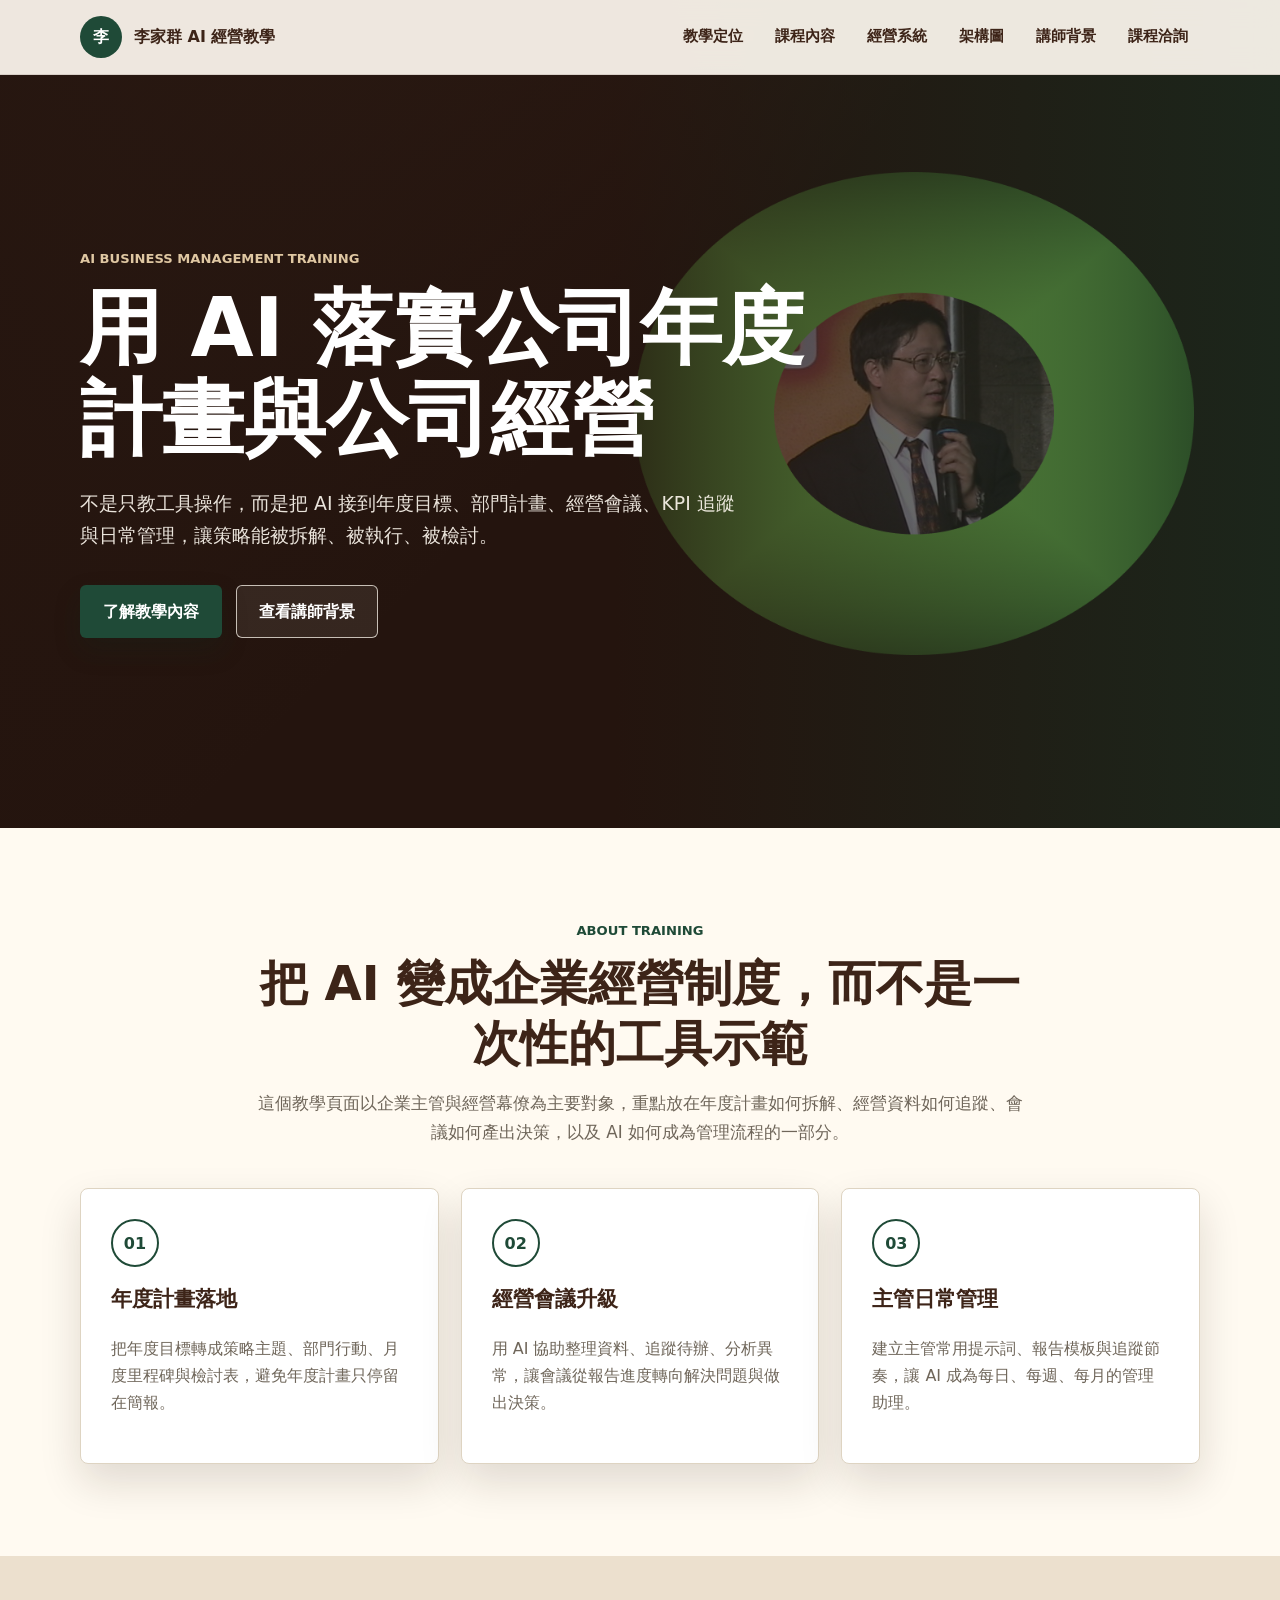
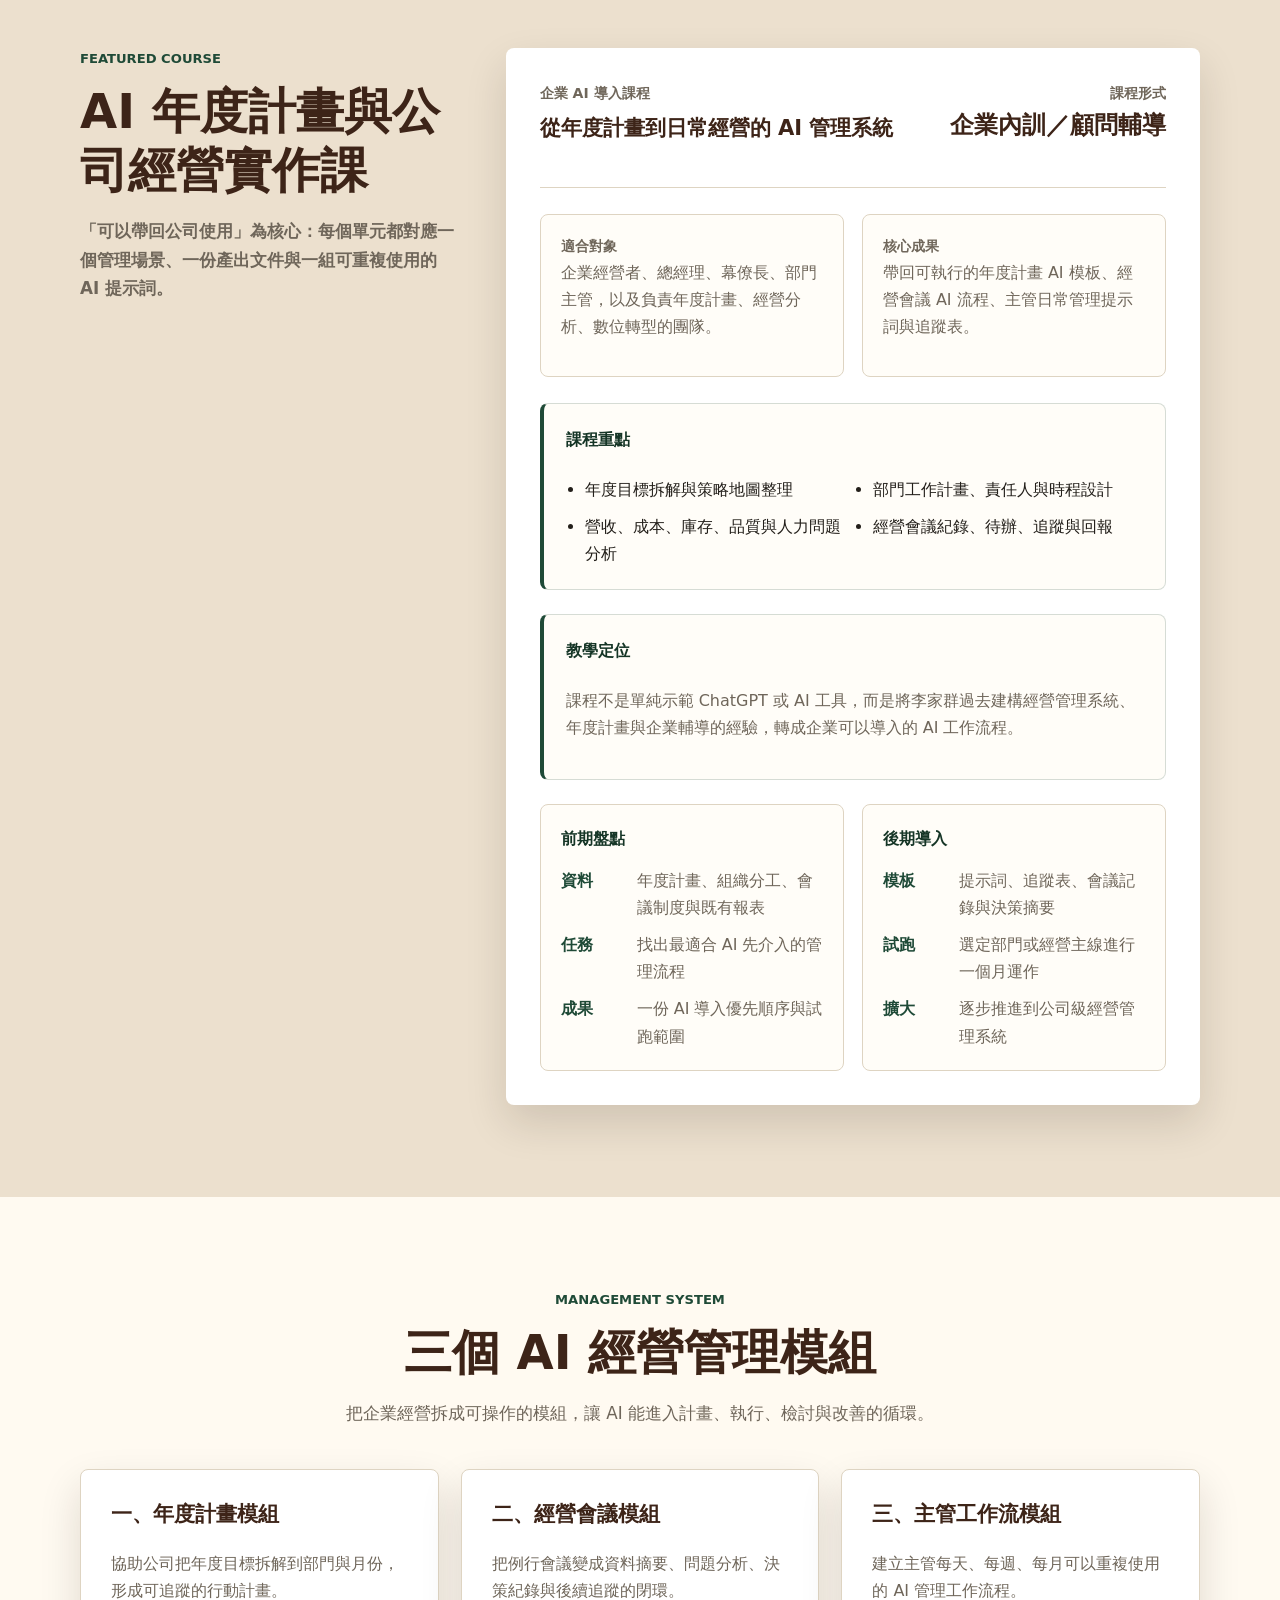
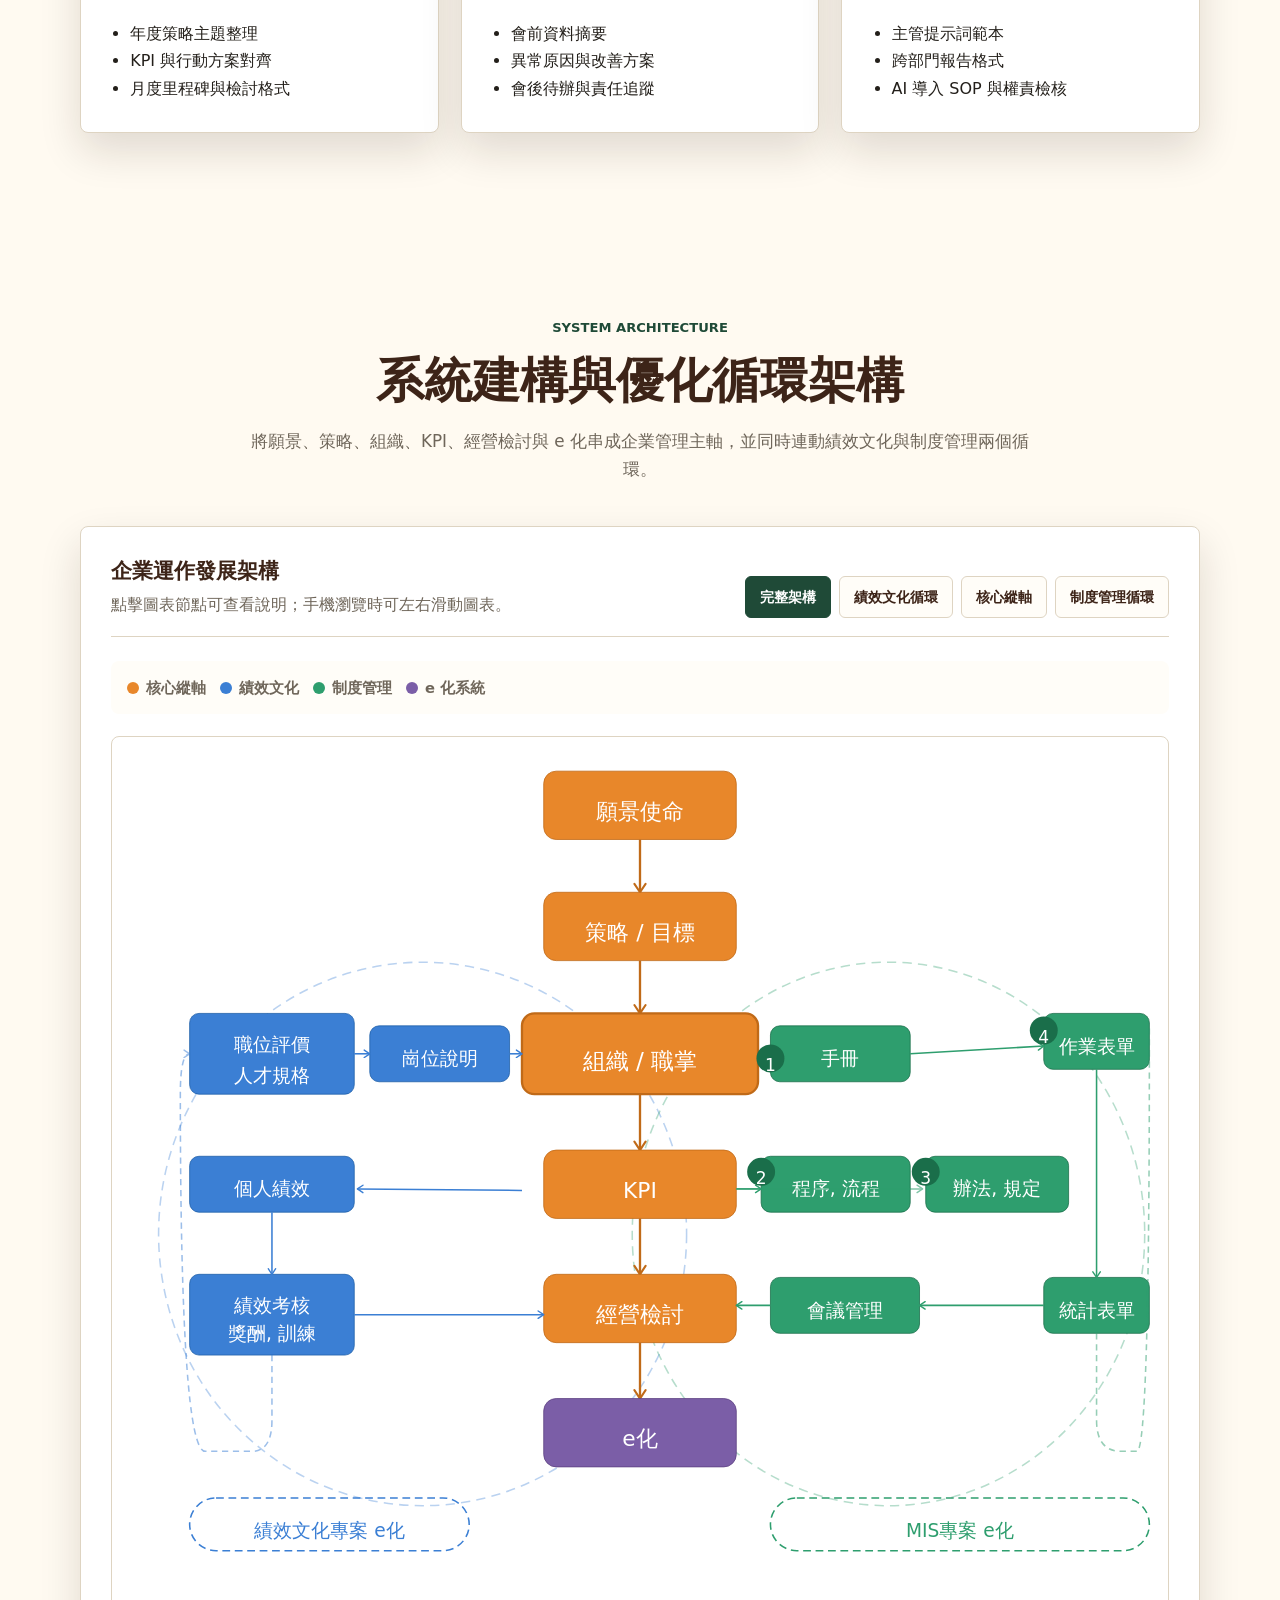
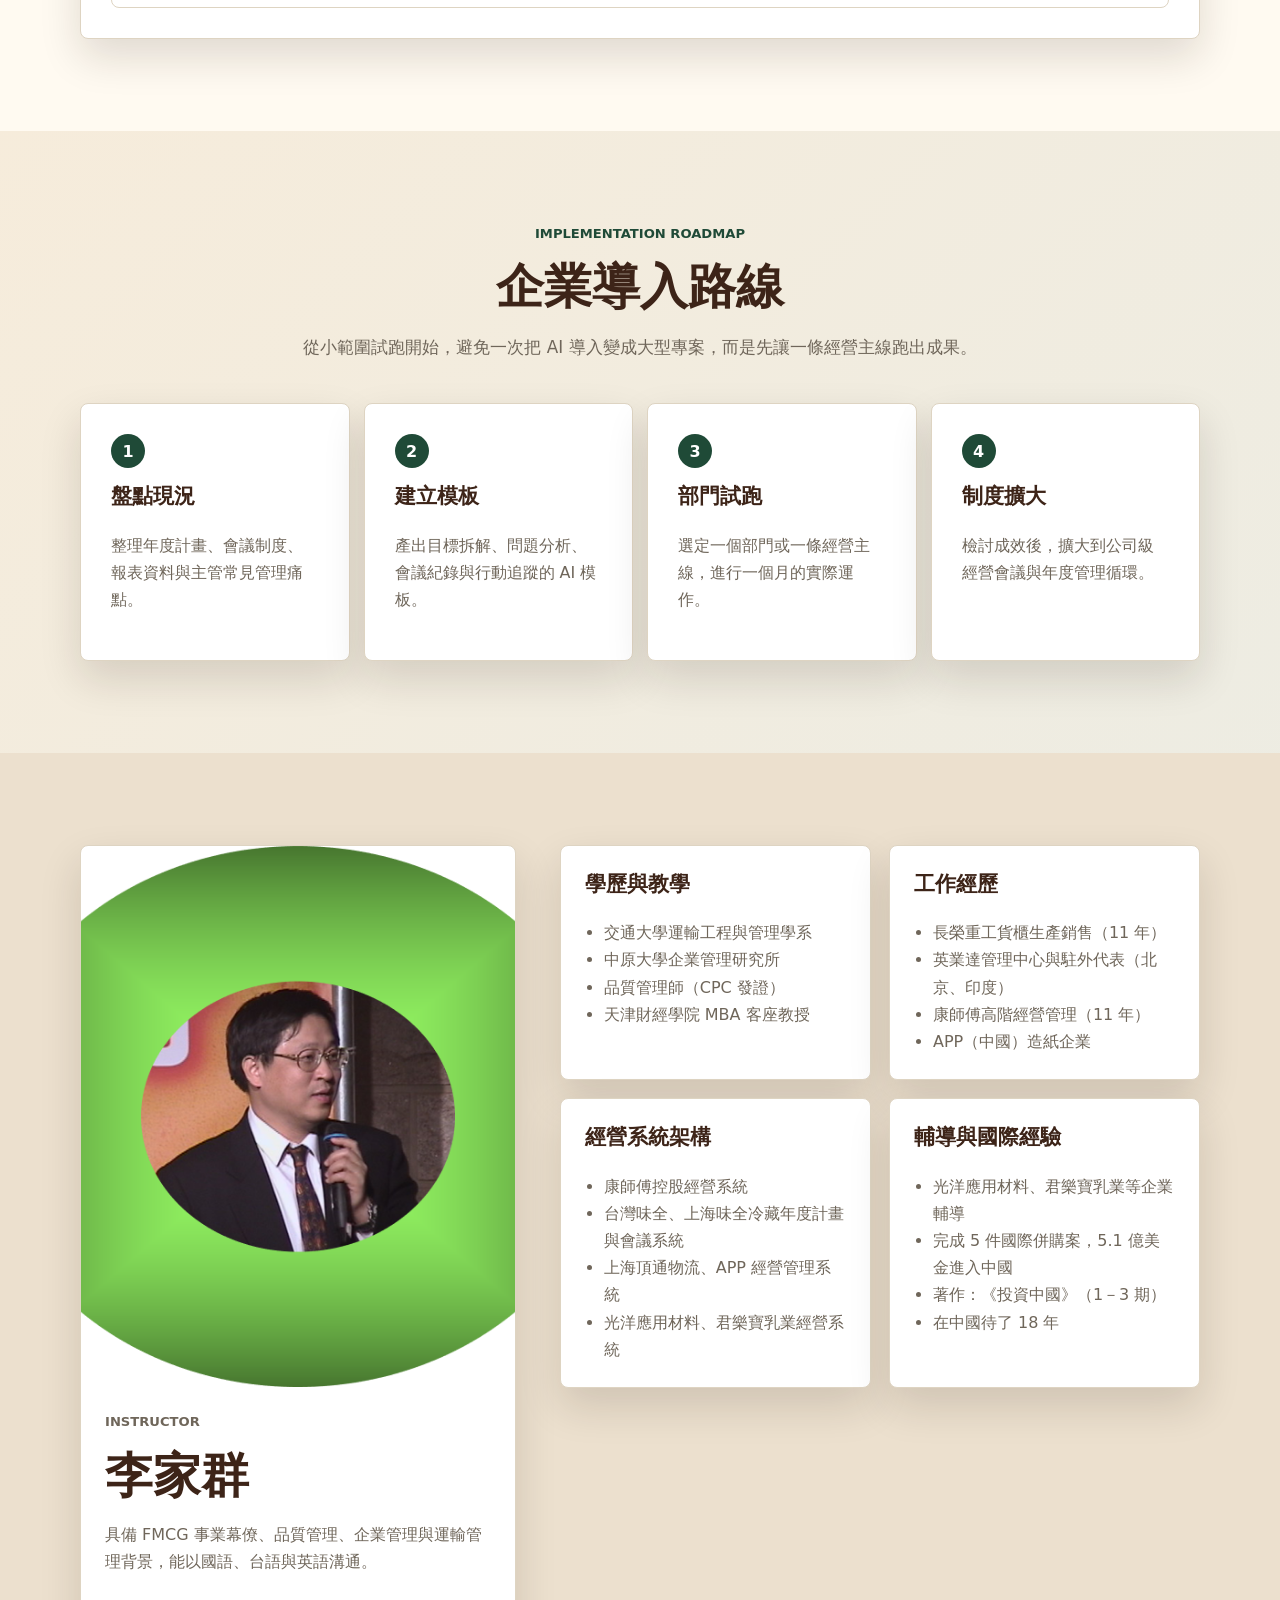
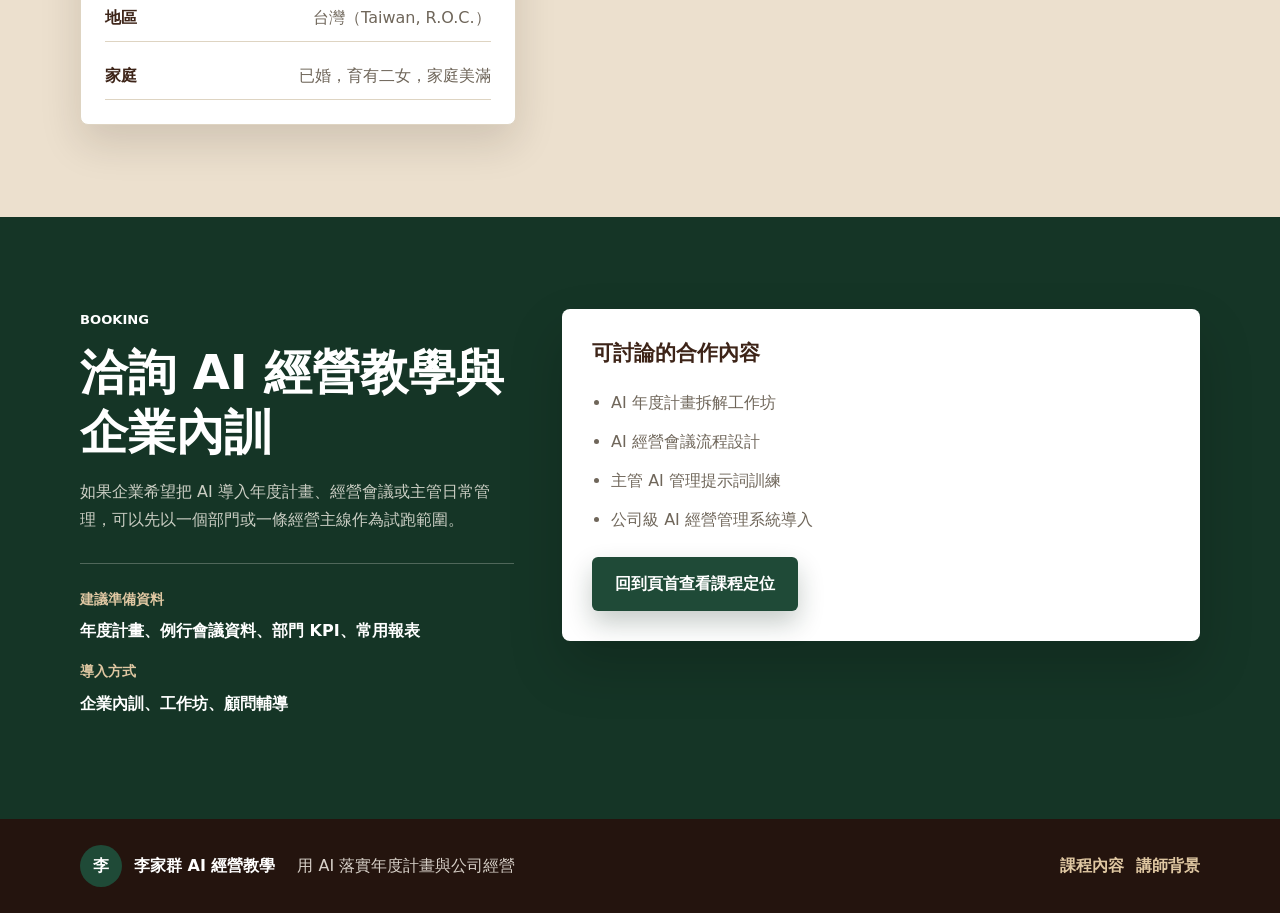
<file: index.html>
<!doctype html>
<html lang="zh-Hant">
<head>
  <meta charset="utf-8">
  <meta name="viewport" content="width=device-width, initial-scale=1">
  <title>李家群｜AI 年度計畫與公司經營教學</title>
  <meta name="description" content="李家群 AI 經營教學網頁，協助企業用 AI 落實年度計畫、經營會議、KPI 追蹤與管理制度。">
  <style>
    :root {
      --walnut: #3d2418;
      --walnut-deep: #24140e;
      --oak: #f2eadb;
      --oak-strong: #dfc7a2;
      --forest: #1f4a37;
      --forest-dark: #153526;
      --ink: #231f1a;
      --muted: #6f665a;
      --line: #ded4c2;
      --white: #fffaf1;
      --plain-white: #ffffff;
      --shadow: 0 18px 42px rgba(36, 20, 14, 0.14);
    }

    * {
      box-sizing: border-box;
    }

    html {
      scroll-behavior: smooth;
      scroll-padding-top: 88px;
    }

    body {
      margin: 0;
      color: var(--ink);
      background: var(--white);
      font-family: "Microsoft JhengHei", "PingFang TC", "Noto Sans TC", system-ui, sans-serif;
      line-height: 1.7;
    }

    img {
      display: block;
      max-width: 100%;
    }

    a {
      color: inherit;
      text-decoration: none;
    }

    .site-header {
      position: fixed;
      inset: 0 0 auto;
      z-index: 20;
      background: rgba(255, 250, 241, 0.92);
      border-bottom: 1px solid rgba(61, 36, 24, 0.12);
      backdrop-filter: blur(14px);
    }

    .nav-wrap {
      display: flex;
      align-items: center;
      justify-content: space-between;
      width: min(1120px, calc(100% - 40px));
      min-height: 74px;
      margin: 0 auto;
      gap: 24px;
    }

    .brand {
      display: inline-flex;
      align-items: center;
      gap: 12px;
      color: var(--walnut);
      font-size: 1rem;
      font-weight: 800;
      white-space: nowrap;
    }

    .brand-mark {
      display: grid;
      place-items: center;
      width: 42px;
      height: 42px;
      border-radius: 50%;
      color: var(--plain-white);
      background: var(--forest);
      font-weight: 900;
    }

    .nav-links {
      display: flex;
      align-items: center;
      gap: 8px;
      color: var(--walnut);
      font-size: 0.95rem;
      font-weight: 800;
    }

    .nav-links a {
      padding: 10px 12px;
      border-radius: 6px;
    }

    .nav-links a:hover,
    .nav-links a:focus-visible {
      background: rgba(31, 74, 55, 0.1);
      outline: none;
    }

    .hero {
      position: relative;
      min-height: 92vh;
      display: grid;
      align-items: center;
      padding: 136px 24px 78px;
      color: var(--plain-white);
      background: url("assets/li-jiaqun-home.png") right 12% center / min(48vw, 560px) auto no-repeat, var(--walnut-deep);
      overflow: hidden;
    }

    .hero::before {
      content: "";
      position: absolute;
      inset: 0;
      background:
        linear-gradient(90deg, rgba(36, 20, 14, 0.92), rgba(36, 20, 14, 0.74) 48%, rgba(21, 53, 38, 0.54)),
        linear-gradient(135deg, rgba(223, 199, 162, 0.18), transparent 48%);
    }

    .hero-content {
      position: relative;
      z-index: 1;
      width: min(1120px, 100%);
      margin: 0 auto;
    }

    .eyebrow {
      margin: 0 0 12px;
      color: var(--forest);
      font-size: 0.82rem;
      font-weight: 900;
      letter-spacing: 0;
      text-transform: uppercase;
    }

    .hero .eyebrow {
      color: var(--oak-strong);
    }

    h1,
    h2,
    h3,
    h4,
    p {
      margin-top: 0;
    }

    h1 {
      max-width: 780px;
      margin-bottom: 22px;
      font-size: clamp(2.55rem, 7vw, 5.1rem);
      line-height: 1.12;
      letter-spacing: 0;
    }

    h2 {
      margin-bottom: 16px;
      color: var(--walnut);
      font-size: clamp(2rem, 4vw, 3rem);
      line-height: 1.24;
      letter-spacing: 0;
    }

    h3 {
      color: var(--walnut);
      font-size: 1.32rem;
      line-height: 1.35;
    }

    h4 {
      color: var(--forest-dark);
      font-size: 1.02rem;
    }

    .hero-copy {
      max-width: 660px;
      margin-bottom: 34px;
      color: rgba(255, 250, 241, 0.9);
      font-size: 1.18rem;
    }

    .hero-actions {
      display: flex;
      flex-wrap: wrap;
      gap: 14px;
    }

    .btn {
      display: inline-flex;
      align-items: center;
      justify-content: center;
      min-height: 48px;
      padding: 12px 22px;
      border: 1px solid transparent;
      border-radius: 6px;
      font: inherit;
      font-weight: 900;
      cursor: pointer;
      transition: transform 0.2s ease, box-shadow 0.2s ease, background 0.2s ease;
    }

    .btn:hover,
    .btn:focus-visible {
      transform: translateY(-1px);
      outline: none;
    }

    .btn.primary {
      color: var(--plain-white);
      background: var(--forest);
      box-shadow: 0 12px 26px rgba(15, 40, 28, 0.24);
    }

    .btn.primary:hover,
    .btn.primary:focus-visible {
      background: var(--forest-dark);
    }

    .btn.secondary {
      color: var(--plain-white);
      border-color: rgba(255, 250, 241, 0.72);
      background: rgba(255, 250, 241, 0.08);
    }

    .section {
      padding: 92px 24px;
    }

    .section-heading {
      width: min(780px, 100%);
      margin: 0 auto 42px;
      text-align: center;
    }

    .section-heading p:not(.eyebrow) {
      color: var(--muted);
      font-size: 1.05rem;
    }

    .align-left {
      margin: 0;
      text-align: left;
    }

    .feature-grid,
    .course-layout,
    .roadmap-grid,
    .profile-layout,
    .system-grid {
      width: min(1120px, 100%);
      margin: 0 auto;
    }

    .feature-grid,
    .system-grid {
      display: grid;
      grid-template-columns: repeat(3, minmax(0, 1fr));
      gap: 22px;
    }

    .feature-card,
    .system-card,
    .profile-card,
    .experience-card,
    .roadmap-card {
      border: 1px solid var(--line);
      border-radius: 8px;
      background: var(--plain-white);
      box-shadow: var(--shadow);
    }

    .feature-card,
    .system-card,
    .roadmap-card {
      padding: 30px;
    }

    .line-icon {
      display: grid;
      place-items: center;
      width: 48px;
      height: 48px;
      margin-bottom: 18px;
      border: 2px solid var(--forest);
      border-radius: 50%;
      color: var(--forest);
      font-weight: 900;
    }

    .feature-card p,
    .system-card p,
    .course-card p,
    .profile-card p,
    .experience-card li,
    .roadmap-card p,
    .roadmap-card li {
      color: var(--muted);
    }

    .course-section {
      background: #ece0ce;
    }

    .course-layout {
      display: grid;
      grid-template-columns: minmax(260px, 0.82fr) minmax(0, 1.5fr);
      align-items: start;
      gap: 46px;
    }

    .course-card {
      padding: 34px;
      border-radius: 8px;
      background: var(--plain-white);
      box-shadow: var(--shadow);
    }

    .course-top {
      display: flex;
      justify-content: space-between;
      gap: 24px;
      padding-bottom: 24px;
      border-bottom: 1px solid var(--line);
    }

    .course-label {
      margin-bottom: 8px;
      color: var(--forest);
      font-size: 0.88rem;
      font-weight: 900;
    }

    .price {
      min-width: 160px;
      text-align: right;
    }

    .price span,
    .course-info span,
    .contact-note span {
      display: block;
      color: var(--muted);
      font-size: 0.86rem;
      font-weight: 800;
    }

    .price strong {
      color: var(--walnut);
      font-size: 1.5rem;
    }

    .course-info {
      display: grid;
      grid-template-columns: repeat(2, minmax(0, 1fr));
      gap: 18px;
      margin: 26px 0;
    }

    .course-info div,
    .schedule-card,
    .teaching-points,
    .design-note {
      border-radius: 8px;
      background: #fffdf8;
    }

    .course-info div,
    .schedule-card {
      padding: 20px;
      border: 1px solid var(--line);
    }

    .teaching-points,
    .design-note {
      margin: 0 0 24px;
      padding: 22px;
      border: 1px solid rgba(31, 74, 55, 0.18);
      border-left: 4px solid var(--forest);
    }

    .teaching-points ul,
    .design-note ul,
    .system-card ul,
    .experience-card ul,
    .roadmap-card ul {
      margin: 0;
      padding-left: 1.2rem;
    }

    .teaching-points ul {
      display: grid;
      grid-template-columns: repeat(2, minmax(0, 1fr));
      gap: 10px 18px;
      color: var(--ink);
    }

    .schedule-wrap {
      display: grid;
      grid-template-columns: repeat(2, minmax(0, 1fr));
      gap: 18px;
    }

    .schedule-card h4 {
      margin-bottom: 14px;
    }

    .schedule-card dl {
      display: grid;
      gap: 10px;
      margin: 0;
    }

    .schedule-card div {
      display: grid;
      grid-template-columns: 64px 1fr;
      gap: 12px;
    }

    .schedule-card dt {
      color: var(--forest);
      font-weight: 900;
    }

    .schedule-card dd {
      margin: 0;
      color: var(--muted);
    }

    .system-section {
      background: var(--white);
    }

    .architecture-section {
      background: #fffaf1;
    }

    .architecture-panel {
      width: min(1120px, 100%);
      margin: 0 auto;
      padding: 30px;
      border: 1px solid var(--line);
      border-radius: 8px;
      background: var(--plain-white);
      box-shadow: var(--shadow);
    }

    .arch-top {
      display: grid;
      grid-template-columns: minmax(0, 1fr) auto;
      gap: 24px;
      align-items: end;
      margin-bottom: 24px;
      padding-bottom: 18px;
      border-bottom: 1px solid var(--line);
    }

    .arch-top h3 {
      margin-bottom: 6px;
    }

    .arch-top p {
      margin: 0;
      color: var(--muted);
    }

    .arch-tabs {
      display: flex;
      flex-wrap: wrap;
      gap: 8px;
      justify-content: flex-end;
    }

    .arch-tab {
      min-height: 38px;
      padding: 8px 14px;
      border: 1px solid var(--line);
      border-radius: 6px;
      background: #fffdf8;
      color: var(--walnut);
      font: inherit;
      font-size: 0.9rem;
      font-weight: 900;
      cursor: pointer;
    }

    .arch-tab:hover,
    .arch-tab:focus-visible {
      border-color: var(--forest);
      outline: none;
    }

    .arch-tab.active {
      color: var(--plain-white);
      border-color: var(--forest);
      background: var(--forest);
    }

    .arch-legend {
      display: flex;
      flex-wrap: wrap;
      gap: 14px;
      margin-bottom: 22px;
      padding: 14px 16px;
      border-radius: 8px;
      background: #fffdf8;
      color: var(--muted);
      font-size: 0.92rem;
      font-weight: 800;
    }

    .arch-legend span {
      display: inline-flex;
      align-items: center;
      gap: 7px;
    }

    .arch-legend i {
      width: 12px;
      height: 12px;
      border-radius: 50%;
    }

    .arch-canvas {
      width: 100%;
      overflow-x: auto;
      border: 1px solid var(--line);
      border-radius: 8px;
      background: #ffffff;
    }

    .arch-canvas svg {
      display: block;
      width: 100%;
      min-width: 680px;
      height: auto;
    }

    .arch-node {
      cursor: pointer;
    }

    .arch-node rect,
    .arch-node path {
      transition: opacity 0.2s ease, filter 0.2s ease;
    }

    .arch-node:hover rect,
    .arch-node:focus rect {
      filter: drop-shadow(0 3px 6px rgba(36, 20, 14, 0.18));
      opacity: 0.92;
    }

    .arch-detail {
      display: none;
      margin-top: 22px;
      padding: 22px;
      border: 1px solid rgba(31, 74, 55, 0.18);
      border-left: 4px solid var(--forest);
      border-radius: 8px;
      background: #fffdf8;
    }

    .arch-detail.visible {
      display: block;
    }

    .arch-detail-head {
      display: flex;
      justify-content: space-between;
      gap: 18px;
      align-items: start;
      margin-bottom: 10px;
    }

    .arch-detail h3 {
      margin-bottom: 0;
    }

    .arch-detail p {
      color: var(--muted);
    }

    .arch-close {
      padding: 6px 10px;
      border: 1px solid var(--line);
      border-radius: 6px;
      background: var(--plain-white);
      color: var(--muted);
      font: inherit;
      font-size: 0.85rem;
      font-weight: 800;
      cursor: pointer;
    }

    .arch-tags {
      display: flex;
      flex-wrap: wrap;
      gap: 8px;
      margin-top: 14px;
    }

    .arch-tags span {
      padding: 6px 10px;
      border: 1px solid var(--line);
      border-radius: 999px;
      background: var(--plain-white);
      color: var(--forest-dark);
      font-size: 0.85rem;
      font-weight: 800;
    }

    .roadmap-section {
      background: linear-gradient(135deg, rgba(223, 199, 162, 0.28), rgba(31, 74, 55, 0.08));
    }

    .roadmap-grid {
      display: grid;
      grid-template-columns: repeat(4, minmax(0, 1fr));
      gap: 14px;
    }

    .roadmap-card span {
      display: inline-flex;
      align-items: center;
      justify-content: center;
      width: 34px;
      height: 34px;
      margin-bottom: 14px;
      border-radius: 50%;
      color: var(--plain-white);
      background: var(--forest);
      font-weight: 900;
    }

    .profile-section {
      background: #ece0ce;
    }

    .profile-layout {
      display: grid;
      grid-template-columns: minmax(280px, 0.85fr) minmax(0, 1.25fr);
      gap: 44px;
      align-items: start;
    }

    .profile-card {
      overflow: hidden;
    }

    .profile-card img {
      width: 100%;
      aspect-ratio: 4 / 5;
      object-fit: cover;
      object-position: center top;
    }

    .profile-body {
      padding: 24px;
    }

    .identity-list {
      display: grid;
      gap: 10px;
      margin: 18px 0 0;
      padding: 0;
      list-style: none;
    }

    .identity-list li {
      display: flex;
      justify-content: space-between;
      gap: 12px;
      padding: 10px 0;
      border-bottom: 1px solid var(--line);
      color: var(--muted);
    }

    .identity-list strong {
      color: var(--walnut);
      white-space: nowrap;
    }

    .experience-grid {
      display: grid;
      grid-template-columns: repeat(2, minmax(0, 1fr));
      gap: 18px;
    }

    .experience-card {
      padding: 24px;
    }

    .booking-section {
      background: var(--forest-dark);
      color: var(--plain-white);
    }

    .booking-layout {
      display: grid;
      grid-template-columns: minmax(260px, 0.85fr) minmax(0, 1.25fr);
      gap: 48px;
      align-items: start;
      width: min(1120px, 100%);
      margin: 0 auto;
    }

    .booking-copy h2,
    .booking-copy .eyebrow {
      color: var(--plain-white);
    }

    .booking-copy p {
      color: rgba(255, 250, 241, 0.78);
    }

    .contact-note {
      display: grid;
      gap: 6px;
      margin-top: 30px;
      padding-top: 24px;
      border-top: 1px solid rgba(255, 250, 241, 0.25);
    }

    .contact-note span {
      color: var(--oak-strong);
    }

    .contact-note strong {
      margin-bottom: 10px;
      color: var(--plain-white);
    }

    .booking-panel {
      padding: 30px;
      border-radius: 8px;
      background: var(--plain-white);
      color: var(--ink);
      box-shadow: 0 26px 54px rgba(0, 0, 0, 0.18);
    }

    .booking-panel ul {
      display: grid;
      gap: 12px;
      margin: 0 0 24px;
      padding-left: 1.2rem;
      color: var(--muted);
    }

    .site-footer {
      display: grid;
      grid-template-columns: auto 1fr auto;
      align-items: center;
      gap: 22px;
      padding: 26px max(24px, calc((100% - 1120px) / 2));
      color: rgba(255, 250, 241, 0.82);
      background: var(--walnut-deep);
    }

    .site-footer div,
    .site-footer nav {
      display: flex;
      align-items: center;
      gap: 12px;
    }

    .site-footer strong {
      color: var(--plain-white);
    }

    .site-footer a {
      color: var(--oak-strong);
      font-weight: 800;
    }

    @media (max-width: 860px) {
      .nav-wrap {
        align-items: flex-start;
        flex-direction: column;
        gap: 10px;
        padding: 10px 0;
      }

      .nav-links {
        width: 100%;
        justify-content: space-between;
        gap: 4px;
        overflow-x: auto;
        white-space: nowrap;
      }

      .nav-links a {
        padding: 8px 10px;
      }

      .hero {
        min-height: 86vh;
        padding-top: 150px;
        background-size: 68vw auto;
        background-position: right -8vw bottom 24px;
      }

      .feature-grid,
      .course-layout,
      .booking-layout,
      .profile-layout,
      .arch-top {
        grid-template-columns: 1fr;
      }

      .arch-tabs {
        justify-content: flex-start;
      }

      .system-grid,
      .roadmap-grid,
      .experience-grid {
        grid-template-columns: repeat(2, minmax(0, 1fr));
      }
    }

    @media (max-width: 640px) {
      .nav-wrap {
        width: min(100% - 28px, 1120px);
      }

      .brand span {
        font-size: 0.95rem;
      }

      .nav-links {
        font-size: 0.88rem;
      }

      .section {
        padding: 68px 18px;
      }

      .hero {
        min-height: 88vh;
        padding: 142px 18px 62px;
        background-size: 90vw auto;
        background-position: right -24vw bottom 0;
      }

      .hero-actions,
      .btn {
        width: 100%;
      }

      .feature-grid,
      .system-grid,
      .roadmap-grid,
      .experience-grid,
      .course-info,
      .teaching-points ul,
      .schedule-wrap {
        grid-template-columns: 1fr;
      }

      .course-card,
      .feature-card,
      .system-card,
      .architecture-panel,
      .booking-panel,
      .experience-card,
      .roadmap-card {
        padding: 22px;
      }

      .arch-canvas {
        margin-inline: -10px;
        width: calc(100% + 20px);
      }

      .course-top {
        display: grid;
      }

      .price {
        text-align: left;
      }

      .schedule-card div {
        grid-template-columns: 56px 1fr;
      }

      .identity-list li {
        flex-direction: column;
        gap: 2px;
      }

      .site-footer {
        grid-template-columns: 1fr;
      }
    }
  </style>
</head>
<body>
  <header class="site-header">
    <nav class="nav-wrap" aria-label="主要導覽">
      <a class="brand" href="#top" aria-label="回到首頁">
        <span class="brand-mark">李</span>
        <span>李家群 AI 經營教學</span>
      </a>
      <div class="nav-links">
        <a href="#about">教學定位</a>
        <a href="#course">課程內容</a>
        <a href="#system">經營系統</a>
        <a href="#architecture">架構圖</a>
        <a href="#profile">講師背景</a>
        <a href="#booking">課程洽詢</a>
      </div>
    </nav>
  </header>

  <main id="top">
    <section class="hero" aria-label="李家群 AI 經營教學">
      <div class="hero-content">
        <p class="eyebrow">AI Business Management Training</p>
        <h1>用 AI 落實公司年度計畫與公司經營</h1>
        <p class="hero-copy">不是只教工具操作，而是把 AI 接到年度目標、部門計畫、經營會議、KPI 追蹤與日常管理，讓策略能被拆解、被執行、被檢討。</p>
        <div class="hero-actions">
          <a class="btn primary" href="#course">了解教學內容</a>
          <a class="btn secondary" href="#profile">查看講師背景</a>
        </div>
      </div>
    </section>

    <section id="about" class="section">
      <div class="section-heading">
        <p class="eyebrow">About Training</p>
        <h2>把 AI 變成企業經營制度，而不是一次性的工具示範</h2>
        <p>這個教學頁面以企業主管與經營幕僚為主要對象，重點放在年度計畫如何拆解、經營資料如何追蹤、會議如何產出決策，以及 AI 如何成為管理流程的一部分。</p>
      </div>
      <div class="feature-grid">
        <article class="feature-card">
          <span class="line-icon" aria-hidden="true">01</span>
          <h3>年度計畫落地</h3>
          <p>把年度目標轉成策略主題、部門行動、月度里程碑與檢討表，避免年度計畫只停留在簡報。</p>
        </article>
        <article class="feature-card">
          <span class="line-icon" aria-hidden="true">02</span>
          <h3>經營會議升級</h3>
          <p>用 AI 協助整理資料、追蹤待辦、分析異常，讓會議從報告進度轉向解決問題與做出決策。</p>
        </article>
        <article class="feature-card">
          <span class="line-icon" aria-hidden="true">03</span>
          <h3>主管日常管理</h3>
          <p>建立主管常用提示詞、報告模板與追蹤節奏，讓 AI 成為每日、每週、每月的管理助理。</p>
        </article>
      </div>
    </section>

    <section id="course" class="section course-section">
      <div class="course-layout">
        <div class="section-heading align-left">
          <p class="eyebrow">Featured Course</p>
          <h2>AI 年度計畫與公司經營實作課</h2>
          <p><strong>「可以帶回公司使用」為核心：每個單元都對應一個管理場景、一份產出文件與一組可重複使用的 AI 提示詞。</strong></p>
        </div>

        <article class="course-card">
          <div class="course-top">
            <div>
              <p class="course-label">企業 AI 導入課程</p>
              <h3>從年度計畫到日常經營的 AI 管理系統</h3>
            </div>
            <div class="price">
              <span>課程形式</span>
              <strong>企業內訓／顧問輔導</strong>
            </div>
          </div>

          <div class="course-info">
            <div>
              <span>適合對象</span>
              <p>企業經營者、總經理、幕僚長、部門主管，以及負責年度計畫、經營分析、數位轉型的團隊。</p>
            </div>
            <div>
              <span>核心成果</span>
              <p>帶回可執行的年度計畫 AI 模板、經營會議 AI 流程、主管日常管理提示詞與追蹤表。</p>
            </div>
          </div>

          <div class="teaching-points">
            <h4>課程重點</h4>
            <ul>
              <li>年度目標拆解與策略地圖整理</li>
              <li>部門工作計畫、責任人與時程設計</li>
              <li>營收、成本、庫存、品質與人力問題分析</li>
              <li>經營會議紀錄、待辦、追蹤與回報</li>
            </ul>
          </div>

          <div class="design-note">
            <h4>教學定位</h4>
            <p>課程不是單純示範 ChatGPT 或 AI 工具，而是將李家群過去建構經營管理系統、年度計畫與企業輔導的經驗，轉成企業可以導入的 AI 工作流程。</p>
          </div>

          <div class="schedule-wrap" aria-label="課程安排">
            <div class="schedule-card">
              <h4>前期盤點</h4>
              <dl>
                <div><dt>資料</dt><dd>年度計畫、組織分工、會議制度與既有報表</dd></div>
                <div><dt>任務</dt><dd>找出最適合 AI 先介入的管理流程</dd></div>
                <div><dt>成果</dt><dd>一份 AI 導入優先順序與試跑範圍</dd></div>
              </dl>
            </div>
            <div class="schedule-card">
              <h4>後期導入</h4>
              <dl>
                <div><dt>模板</dt><dd>提示詞、追蹤表、會議記錄與決策摘要</dd></div>
                <div><dt>試跑</dt><dd>選定部門或經營主線進行一個月運作</dd></div>
                <div><dt>擴大</dt><dd>逐步推進到公司級經營管理系統</dd></div>
              </dl>
            </div>
          </div>
        </article>
      </div>
    </section>

    <section id="system" class="section system-section">
      <div class="section-heading">
        <p class="eyebrow">Management System</p>
        <h2>三個 AI 經營管理模組</h2>
        <p>把企業經營拆成可操作的模組，讓 AI 能進入計畫、執行、檢討與改善的循環。</p>
      </div>
      <div class="system-grid">
        <article class="system-card">
          <h3>一、年度計畫模組</h3>
          <p>協助公司把年度目標拆解到部門與月份，形成可追蹤的行動計畫。</p>
          <ul>
            <li>年度策略主題整理</li>
            <li>KPI 與行動方案對齊</li>
            <li>月度里程碑與檢討格式</li>
          </ul>
        </article>
        <article class="system-card">
          <h3>二、經營會議模組</h3>
          <p>把例行會議變成資料摘要、問題分析、決策紀錄與後續追蹤的閉環。</p>
          <ul>
            <li>會前資料摘要</li>
            <li>異常原因與改善方案</li>
            <li>會後待辦與責任追蹤</li>
          </ul>
        </article>
        <article class="system-card">
          <h3>三、主管工作流模組</h3>
          <p>建立主管每天、每週、每月可以重複使用的 AI 管理工作流程。</p>
          <ul>
            <li>主管提示詞範本</li>
            <li>跨部門報告格式</li>
            <li>AI 導入 SOP 與權責檢核</li>
          </ul>
        </article>
      </div>
    </section>

    <section id="architecture" class="section architecture-section">
      <div class="section-heading">
        <p class="eyebrow">System Architecture</p>
        <h2>系統建構與優化循環架構</h2>
        <p>將願景、策略、組織、KPI、經營檢討與 e 化串成企業管理主軸，並同時連動績效文化與制度管理兩個循環。</p>
      </div>

      <div class="architecture-panel">
        <div class="arch-top">
          <div>
            <h3>企業運作發展架構</h3>
            <p>點擊圖表節點可查看說明；手機瀏覽時可左右滑動圖表。</p>
          </div>
          <div class="arch-tabs" aria-label="架構圖檢視切換">
            <button class="arch-tab active" type="button" data-arch-view="all">完整架構</button>
            <button class="arch-tab" type="button" data-arch-view="left">績效文化循環</button>
            <button class="arch-tab" type="button" data-arch-view="center">核心縱軸</button>
            <button class="arch-tab" type="button" data-arch-view="right">制度管理循環</button>
          </div>
        </div>

        <div class="arch-legend">
          <span><i style="background:#E8872A"></i>核心縱軸</span>
          <span><i style="background:#3B7FD4"></i>績效文化</span>
          <span><i style="background:#2E9E6E"></i>制度管理</span>
          <span><i style="background:#7B5EA7"></i>e 化系統</span>
        </div>

        <div class="arch-canvas">
          <svg viewBox="0 0 680 560" role="img" aria-labelledby="arch-title arch-desc">
            <title id="arch-title">系統建構與優化循環架構圖</title>
            <desc id="arch-desc">企業管理系統雙循環架構，包含核心縱軸、績效文化循環與制度管理循環。</desc>
            <defs>
              <marker id="arch-arr" viewBox="0 0 10 10" refX="8" refY="5" markerWidth="6" markerHeight="6" orient="auto-start-reverse">
                <path d="M2 1L8 5L2 9" fill="none" stroke="context-stroke" stroke-width="1.5" stroke-linecap="round" stroke-linejoin="round"/>
              </marker>
            </defs>

            <ellipse cx="200" cy="320" rx="170" ry="175" fill="none" stroke="#3B7FD4" stroke-width="1" stroke-dasharray="6 4" opacity="0.35"/>
            <ellipse cx="500" cy="320" rx="165" ry="175" fill="none" stroke="#2E9E6E" stroke-width="1" stroke-dasharray="6 4" opacity="0.35"/>

            <g class="arch-node" id="arch-n-vision" data-arch-id="vision" tabindex="0">
              <rect x="278" y="22" width="124" height="44" rx="8" fill="#E8872A" stroke="#C06A18" stroke-width="0.5"/>
              <text font-size="14" font-weight="500" fill="#fff" x="340" y="48" text-anchor="middle" dominant-baseline="central">願景使命</text>
            </g>
            <line x1="340" y1="66" x2="340" y2="100" stroke="#C06A18" stroke-width="1.5" marker-end="url(#arch-arr)"/>

            <g class="arch-node" id="arch-n-strategy" data-arch-id="strategy" tabindex="0">
              <rect x="278" y="100" width="124" height="44" rx="8" fill="#E8872A" stroke="#C06A18" stroke-width="0.5"/>
              <text font-size="14" font-weight="500" fill="#fff" x="340" y="126" text-anchor="middle" dominant-baseline="central">策略 / 目標</text>
            </g>
            <line x1="340" y1="144" x2="340" y2="178" stroke="#C06A18" stroke-width="1.5" marker-end="url(#arch-arr)"/>

            <g class="arch-node" id="arch-n-org" data-arch-id="org" tabindex="0">
              <rect x="264" y="178" width="152" height="52" rx="8" fill="#E8872A" stroke="#C06A18" stroke-width="1.5"/>
              <text font-size="15" font-weight="500" fill="#fff" x="340" y="208" text-anchor="middle" dominant-baseline="central">組織 / 職掌</text>
            </g>
            <line x1="340" y1="230" x2="340" y2="266" stroke="#C06A18" stroke-width="1.5" marker-end="url(#arch-arr)"/>

            <g class="arch-node" id="arch-n-kpi" data-arch-id="kpi" tabindex="0">
              <rect x="278" y="266" width="124" height="44" rx="8" fill="#E8872A" stroke="#C06A18" stroke-width="0.5"/>
              <text font-size="14" font-weight="500" fill="#fff" x="340" y="292" text-anchor="middle" dominant-baseline="central">KPI</text>
            </g>
            <line x1="340" y1="310" x2="340" y2="346" stroke="#C06A18" stroke-width="1.5" marker-end="url(#arch-arr)"/>

            <g class="arch-node" id="arch-n-review" data-arch-id="review" tabindex="0">
              <rect x="278" y="346" width="124" height="44" rx="8" fill="#E8872A" stroke="#C06A18" stroke-width="0.5"/>
              <text font-size="14" font-weight="500" fill="#fff" x="340" y="372" text-anchor="middle" dominant-baseline="central">經營檢討</text>
            </g>
            <line x1="340" y1="390" x2="340" y2="426" stroke="#C06A18" stroke-width="1.5" marker-end="url(#arch-arr)"/>

            <g class="arch-node" id="arch-n-etech" data-arch-id="etech" tabindex="0">
              <rect x="278" y="426" width="124" height="44" rx="8" fill="#7B5EA7" stroke="#5C4080" stroke-width="0.5"/>
              <text font-size="14" font-weight="500" fill="#fff" x="340" y="452" text-anchor="middle" dominant-baseline="central">e化</text>
            </g>

            <g class="arch-node" id="arch-n-talent" data-arch-id="talent" tabindex="0">
              <rect x="50" y="178" width="106" height="52" rx="6" fill="#3B7FD4" stroke="#1E5FA8" stroke-width="0.5"/>
              <text font-size="12" font-weight="500" fill="#fff" x="103" y="198" text-anchor="middle" dominant-baseline="central">職位評價</text>
              <text font-size="12" font-weight="500" fill="#fff" x="103" y="218" text-anchor="middle" dominant-baseline="central">人才規格</text>
            </g>
            <g class="arch-node" id="arch-n-jobdesc" data-arch-id="jobdesc" tabindex="0">
              <rect x="166" y="186" width="90" height="36" rx="6" fill="#3B7FD4" stroke="#1E5FA8" stroke-width="0.5"/>
              <text font-size="12" font-weight="500" fill="#fff" x="211" y="207" text-anchor="middle" dominant-baseline="central">崗位說明</text>
            </g>
            <g class="arch-node" id="arch-n-perf" data-arch-id="perf" tabindex="0">
              <rect x="50" y="270" width="106" height="36" rx="6" fill="#3B7FD4" stroke="#1E5FA8" stroke-width="0.5"/>
              <text font-size="12" font-weight="500" fill="#fff" x="103" y="291" text-anchor="middle" dominant-baseline="central">個人績效</text>
            </g>
            <g class="arch-node" id="arch-n-reward" data-arch-id="reward" tabindex="0">
              <rect x="50" y="346" width="106" height="52" rx="6" fill="#3B7FD4" stroke="#1E5FA8" stroke-width="0.5"/>
              <text font-size="12" font-weight="500" fill="#fff" x="103" y="366" text-anchor="middle" dominant-baseline="central">績效考核</text>
              <text font-size="12" font-weight="500" fill="#fff" x="103" y="384" text-anchor="middle" dominant-baseline="central">獎酬, 訓練</text>
            </g>
            <g class="arch-node" id="arch-n-perf-e" data-arch-id="perf-e" tabindex="0">
              <rect x="50" y="490" width="180" height="34" rx="17" fill="none" stroke="#3B7FD4" stroke-width="1" stroke-dasharray="5 3"/>
              <text font-size="12" fill="#3B7FD4" x="140" y="511" text-anchor="middle" dominant-baseline="central">績效文化專案 e化</text>
            </g>
            <line x1="156" y1="204" x2="166" y2="204" stroke="#3B7FD4" stroke-width="1" marker-end="url(#arch-arr)"/>
            <line x1="256" y1="204" x2="264" y2="204" stroke="#3B7FD4" stroke-width="1" marker-end="url(#arch-arr)"/>
            <line x1="264" y1="292" x2="158" y2="291" stroke="#3B7FD4" stroke-width="1" marker-end="url(#arch-arr)"/>
            <line x1="103" y1="306" x2="103" y2="346" stroke="#3B7FD4" stroke-width="1" marker-end="url(#arch-arr)"/>
            <line x1="156" y1="372" x2="278" y2="372" stroke="#3B7FD4" stroke-width="1" marker-end="url(#arch-arr)"/>
            <path d="M103 398 L103 440 Q103 460 90 460 L60 460 Q44 460 44 230 Q44 204 50 204" fill="none" stroke="#3B7FD4" stroke-width="1" stroke-dasharray="4 3" marker-end="url(#arch-arr)" opacity="0.5"/>

            <g class="arch-node" id="arch-n-manual" data-arch-id="manual" tabindex="0">
              <rect x="424" y="186" width="90" height="36" rx="6" fill="#2E9E6E" stroke="#1A6E4A" stroke-width="0.5"/>
              <text font-size="12" font-weight="500" fill="#fff" x="469" y="207" text-anchor="middle" dominant-baseline="central">手冊</text>
            </g>
            <g class="arch-node" id="arch-n-process" data-arch-id="process" tabindex="0">
              <rect x="418" y="270" width="96" height="36" rx="6" fill="#2E9E6E" stroke="#1A6E4A" stroke-width="0.5"/>
              <text font-size="12" font-weight="500" fill="#fff" x="466" y="291" text-anchor="middle" dominant-baseline="central">程序, 流程</text>
            </g>
            <g class="arch-node" id="arch-n-policy" data-arch-id="policy" tabindex="0">
              <rect x="524" y="270" width="92" height="36" rx="6" fill="#2E9E6E" stroke="#1A6E4A" stroke-width="0.5"/>
              <text font-size="12" font-weight="500" fill="#fff" x="570" y="291" text-anchor="middle" dominant-baseline="central">辦法, 規定</text>
            </g>
            <g class="arch-node" id="arch-n-form" data-arch-id="form" tabindex="0">
              <rect x="600" y="178" width="68" height="36" rx="6" fill="#2E9E6E" stroke="#1A6E4A" stroke-width="0.5"/>
              <text font-size="12" font-weight="500" fill="#fff" x="634" y="199" text-anchor="middle" dominant-baseline="central">作業表單</text>
            </g>
            <g class="arch-node" id="arch-n-stat" data-arch-id="stat" tabindex="0">
              <rect x="600" y="348" width="68" height="36" rx="6" fill="#2E9E6E" stroke="#1A6E4A" stroke-width="0.5"/>
              <text font-size="12" font-weight="500" fill="#fff" x="634" y="369" text-anchor="middle" dominant-baseline="central">統計表單</text>
            </g>
            <g class="arch-node" id="arch-n-meeting" data-arch-id="meeting" tabindex="0">
              <rect x="424" y="348" width="96" height="36" rx="6" fill="#2E9E6E" stroke="#1A6E4A" stroke-width="0.5"/>
              <text font-size="12" font-weight="500" fill="#fff" x="472" y="369" text-anchor="middle" dominant-baseline="central">會議管理</text>
            </g>
            <g class="arch-node" id="arch-n-mis" data-arch-id="mis" tabindex="0">
              <rect x="424" y="490" width="244" height="34" rx="17" fill="none" stroke="#2E9E6E" stroke-width="1" stroke-dasharray="5 3"/>
              <text font-size="12" fill="#2E9E6E" x="546" y="511" text-anchor="middle" dominant-baseline="central">MIS專案 e化</text>
            </g>
            <line x1="416" y1="204" x2="424" y2="204" stroke="#2E9E6E" stroke-width="1" marker-end="url(#arch-arr)"/>
            <line x1="514" y1="204" x2="600" y2="199" stroke="#2E9E6E" stroke-width="1" marker-end="url(#arch-arr)"/>
            <line x1="634" y1="214" x2="634" y2="348" stroke="#2E9E6E" stroke-width="1" marker-end="url(#arch-arr)"/>
            <line x1="402" y1="291" x2="418" y2="291" stroke="#2E9E6E" stroke-width="1" marker-end="url(#arch-arr)"/>
            <line x1="402" y1="291" x2="522" y2="291" stroke="#2E9E6E" stroke-width="1" marker-end="url(#arch-arr)" opacity="0.6"/>
            <line x1="600" y1="366" x2="520" y2="366" stroke="#2E9E6E" stroke-width="1" marker-end="url(#arch-arr)"/>
            <line x1="424" y1="366" x2="402" y2="366" stroke="#2E9E6E" stroke-width="1" marker-end="url(#arch-arr)"/>
            <path d="M634 384 L634 440 Q634 460 650 460 L660 460 Q668 460 668 204 Q668 186 668 186" fill="none" stroke="#2E9E6E" stroke-width="1" stroke-dasharray="4 3" opacity="0.5"/>

            <circle cx="424" cy="207" r="9" fill="#1A6E4A"/>
            <text font-size="11" font-weight="500" fill="#fff" x="424" y="211" text-anchor="middle" dominant-baseline="central">1</text>
            <circle cx="418" cy="280" r="9" fill="#1A6E4A"/>
            <text font-size="11" font-weight="500" fill="#fff" x="418" y="284" text-anchor="middle" dominant-baseline="central">2</text>
            <circle cx="524" cy="280" r="9" fill="#1A6E4A"/>
            <text font-size="11" font-weight="500" fill="#fff" x="524" y="284" text-anchor="middle" dominant-baseline="central">3</text>
            <circle cx="600" cy="189" r="9" fill="#1A6E4A"/>
            <text font-size="11" font-weight="500" fill="#fff" x="600" y="193" text-anchor="middle" dominant-baseline="central">4</text>
          </svg>
        </div>

        <div class="arch-detail" id="arch-detail-panel">
          <div class="arch-detail-head">
            <h3 id="arch-detail-title"></h3>
            <button class="arch-close" type="button" id="arch-detail-close">關閉</button>
          </div>
          <p id="arch-detail-desc"></p>
          <div class="arch-tags" id="arch-detail-tags"></div>
        </div>
      </div>
    </section>

    <section class="section roadmap-section">
      <div class="section-heading">
        <p class="eyebrow">Implementation Roadmap</p>
        <h2>企業導入路線</h2>
        <p>從小範圍試跑開始，避免一次把 AI 導入變成大型專案，而是先讓一條經營主線跑出成果。</p>
      </div>
      <div class="roadmap-grid">
        <article class="roadmap-card">
          <span>1</span>
          <h3>盤點現況</h3>
          <p>整理年度計畫、會議制度、報表資料與主管常見管理痛點。</p>
        </article>
        <article class="roadmap-card">
          <span>2</span>
          <h3>建立模板</h3>
          <p>產出目標拆解、問題分析、會議紀錄與行動追蹤的 AI 模板。</p>
        </article>
        <article class="roadmap-card">
          <span>3</span>
          <h3>部門試跑</h3>
          <p>選定一個部門或一條經營主線，進行一個月的實際運作。</p>
        </article>
        <article class="roadmap-card">
          <span>4</span>
          <h3>制度擴大</h3>
          <p>檢討成效後，擴大到公司級經營會議與年度管理循環。</p>
        </article>
      </div>
    </section>

    <section id="profile" class="section profile-section">
      <div class="profile-layout">
        <article class="profile-card">
          <img src="assets/li-jiaqun-home.png" alt="李家群手持麥克風照片">
          <div class="profile-body">
            <p class="eyebrow">Instructor</p>
            <h2>李家群</h2>
            <p>具備 FMCG 事業幕僚、品質管理、企業管理與運輸管理背景，能以國語、台語與英語溝通。</p>
            <ul class="identity-list">
              <li><strong>地區</strong><span>台灣（Taiwan, R.O.C.）</span></li>
              <li><strong>家庭</strong><span>已婚，育有二女，家庭美滿</span></li>
            </ul>
          </div>
        </article>

        <div class="experience-grid">
          <article class="experience-card">
            <h3>學歷與教學</h3>
            <ul>
              <li>交通大學運輸工程與管理學系</li>
              <li>中原大學企業管理研究所</li>
              <li>品質管理師（CPC 發證）</li>
              <li>天津財經學院 MBA 客座教授</li>
            </ul>
          </article>
          <article class="experience-card">
            <h3>工作經歷</h3>
            <ul>
              <li>長榮重工貨櫃生產銷售（11 年）</li>
              <li>英業達管理中心與駐外代表（北京、印度）</li>
              <li>康師傅高階經營管理（11 年）</li>
              <li>APP（中國）造紙企業</li>
            </ul>
          </article>
          <article class="experience-card">
            <h3>經營系統架構</h3>
            <ul>
              <li>康師傅控股經營系統</li>
              <li>台灣味全、上海味全冷藏年度計畫與會議系統</li>
              <li>上海頂通物流、APP 經營管理系統</li>
              <li>光洋應用材料、君樂寶乳業經營系統</li>
            </ul>
          </article>
          <article class="experience-card">
            <h3>輔導與國際經驗</h3>
            <ul>
              <li>光洋應用材料、君樂寶乳業等企業輔導</li>
              <li>完成 5 件國際併購案，5.1 億美金進入中國</li>
              <li>著作：《投資中國》（1－3 期）</li>
              <li>在中國待了 18 年</li>
            </ul>
          </article>
        </div>
      </div>
    </section>

    <section id="booking" class="section booking-section">
      <div class="booking-layout">
        <div class="booking-copy">
          <p class="eyebrow">Booking</p>
          <h2>洽詢 AI 經營教學與企業內訓</h2>
          <p>如果企業希望把 AI 導入年度計畫、經營會議或主管日常管理，可以先以一個部門或一條經營主線作為試跑範圍。</p>
          <div class="contact-note">
            <span>建議準備資料</span>
            <strong>年度計畫、例行會議資料、部門 KPI、常用報表</strong>
            <span>導入方式</span>
            <strong>企業內訓、工作坊、顧問輔導</strong>
          </div>
        </div>

        <div class="booking-panel">
          <h3>可討論的合作內容</h3>
          <ul>
            <li>AI 年度計畫拆解工作坊</li>
            <li>AI 經營會議流程設計</li>
            <li>主管 AI 管理提示詞訓練</li>
            <li>公司級 AI 經營管理系統導入</li>
          </ul>
          <a class="btn primary" href="#top">回到頁首查看課程定位</a>
        </div>
      </div>
    </section>
  </main>

  <footer class="site-footer">
    <div>
      <span class="brand-mark">李</span>
      <strong>李家群 AI 經營教學</strong>
    </div>
    <span>用 AI 落實年度計畫與公司經營</span>
    <nav aria-label="頁尾連結">
      <a href="#course">課程內容</a>
      <a href="#profile">講師背景</a>
    </nav>
  </footer>
  <script>
    const architectureData = {
      vision: { title: "願景使命", desc: "企業的最高層次定義，確立公司存在的目的與方向，是整個系統的起點與驅動力。包含技術 / IP 藍圖、產品 / 產能藍圖、事業發展藍圖三個維度。", tags: ["技術 / IP 藍圖", "產品 / 產能藍圖", "事業發展藍圖"] },
      strategy: { title: "策略 / 目標", desc: "將願景轉化為具體可執行的策略方向與量化目標，形成公司年度與中長期規劃的核心框架。", tags: ["年度目標", "中長期策略", "量化指標", "資源配置"] },
      org: { title: "組織 / 職掌", desc: "完成組織執掌確認，各功能制度體系重新解構。包含部門使命、組織結構、職掌權限三大手冊要素。", tags: ["部門使命", "組織結構", "職掌權限", "制度審議"] },
      kpi: { title: "KPI", desc: "關鍵績效指標體系，連接策略目標與個人執行，向左驅動個人績效考核，向右觸發制度程序運作。", tags: ["部門 KPI", "個人 KPI", "量化指標", "追蹤機制"] },
      review: { title: "經營檢討", desc: "定期彙整 KPI 結果，進行跨部門的經營分析與檢討，作為策略調整與 e 化推進的依據。", tags: ["月度檢討", "季度分析", "跨部門彙報", "改善行動"] },
      etech: { title: "e 化", desc: "數位化轉型的落地端，將績效文化專案與 MIS 制度管理系統整合，實現數據驅動的企業管理閉環。", tags: ["績效文化 e 化", "MIS 系統", "數位轉型", "自動化流程"] },
      talent: { title: "職位評價 / 人才規格", desc: "定義各崗位的職責等級與人才能力要求，作為招募、晉升與培訓的基礎標準。", tags: ["職級架構", "能力模型", "人才盤點", "晉升標準"] },
      jobdesc: { title: "崗位說明", desc: "每個職位的詳細職責描述，包含工作內容、匯報關係與績效衡量標準，連接職位評價與組織架構。", tags: ["職責描述", "匯報關係", "工作標準", "績效指標"] },
      perf: { title: "個人績效", desc: "由組織 KPI 逐層分解到個人的績效目標設定，是績效文化落地的關鍵環節。", tags: ["目標分解", "個人 OKR", "績效計劃", "進度追蹤"] },
      reward: { title: "績效考核 / 獎酬, 訓練", desc: "定期對個人績效進行評估，連動薪酬獎勵與能力培訓計劃，形成完整的人才發展閉環。", tags: ["考核週期", "獎金制度", "培訓計劃", "能力發展"] },
      "perf-e": { title: "績效文化專案 e 化", desc: "績效管理數位化專案，將職位評價、崗位說明、個人績效、考核獎酬全流程納入系統管理。", tags: ["HR 系統", "績效平台", "數位考核", "自動化報表"] },
      manual: { title: "手冊（制度文件 1）", desc: "制度管理的第一層級，定義各部門的使命、組織結構與職掌權限，是制度體系的基礎文件。", tags: ["部門使命", "組織結構圖", "職掌權限", "制度基礎"] },
      process: { title: "程序, 流程（2）", desc: "制度管理第二層級，描述業務活動的執行步驟與工作流程，確保跨部門協作的一致性。", tags: ["業務程序", "工作流程", "SOP", "跨部門協作"] },
      policy: { title: "辦法, 規定（3）", desc: "制度管理第三層級，制定各類業務場景的管理辦法與執行規定，是制度體系的執行依據。", tags: ["管理辦法", "執行規定", "制度審議", "合規要求"] },
      form: { title: "作業表單（4）", desc: "制度管理第四層級，標準化各類業務表單與作業工具，支持程序流程的落地執行。", tags: ["標準表單", "作業工具", "填寫規範", "歸檔管理"] },
      stat: { title: "統計表單", desc: "收集各業務環節的數據報表，為經營檢討提供量化分析依據，與 MIS 系統深度整合。", tags: ["數據統計", "業務報表", "數據分析", "MIS 整合"] },
      meeting: { title: "會議管理", desc: "規範各類會議的召開標準、議程設計與決議追蹤，確保經營檢討的質量與執行效率。", tags: ["會議規範", "議程管理", "決議追蹤", "會議紀錄"] },
      mis: { title: "MIS 專案 e 化", desc: "管理資訊系統數位化，整合手冊、程序流程、辦法規定、作業表單與統計表單，實現制度管理的全面數位化。", tags: ["管理資訊系統", "制度數位化", "數據整合", "系統自動化"] }
    };

    const architectureGroups = {
      left: ["arch-n-talent", "arch-n-jobdesc", "arch-n-perf", "arch-n-reward", "arch-n-perf-e"],
      center: ["arch-n-vision", "arch-n-strategy", "arch-n-org", "arch-n-kpi", "arch-n-review", "arch-n-etech"],
      right: ["arch-n-manual", "arch-n-process", "arch-n-policy", "arch-n-form", "arch-n-stat", "arch-n-meeting", "arch-n-mis"]
    };

    function showArchitectureDetail(id) {
      const detail = architectureData[id];
      if (!detail) return;
      document.getElementById("arch-detail-title").textContent = detail.title;
      document.getElementById("arch-detail-desc").textContent = detail.desc;
      document.getElementById("arch-detail-tags").innerHTML = detail.tags.map((tag) => `<span>${tag}</span>`).join("");
      document.getElementById("arch-detail-panel").classList.add("visible");
    }

    function setArchitectureView(view) {
      const allNodes = [...architectureGroups.left, ...architectureGroups.center, ...architectureGroups.right];
      const activeNodes = view === "all" ? allNodes : architectureGroups[view];

      allNodes.forEach((id) => {
        const node = document.getElementById(id);
        if (node) node.style.opacity = activeNodes.includes(id) ? "1" : "0.16";
      });
    }

    document.querySelectorAll(".arch-node").forEach((node) => {
      node.addEventListener("click", () => showArchitectureDetail(node.dataset.archId));
      node.addEventListener("keydown", (event) => {
        if (event.key === "Enter" || event.key === " ") {
          event.preventDefault();
          showArchitectureDetail(node.dataset.archId);
        }
      });
    });

    document.querySelectorAll(".arch-tab").forEach((tab) => {
      tab.addEventListener("click", () => {
        document.querySelectorAll(".arch-tab").forEach((item) => item.classList.remove("active"));
        tab.classList.add("active");
        setArchitectureView(tab.dataset.archView);
      });
    });

    document.getElementById("arch-detail-close").addEventListener("click", () => {
      document.getElementById("arch-detail-panel").classList.remove("visible");
    });
  </script>
</body>
</html>
</file>
